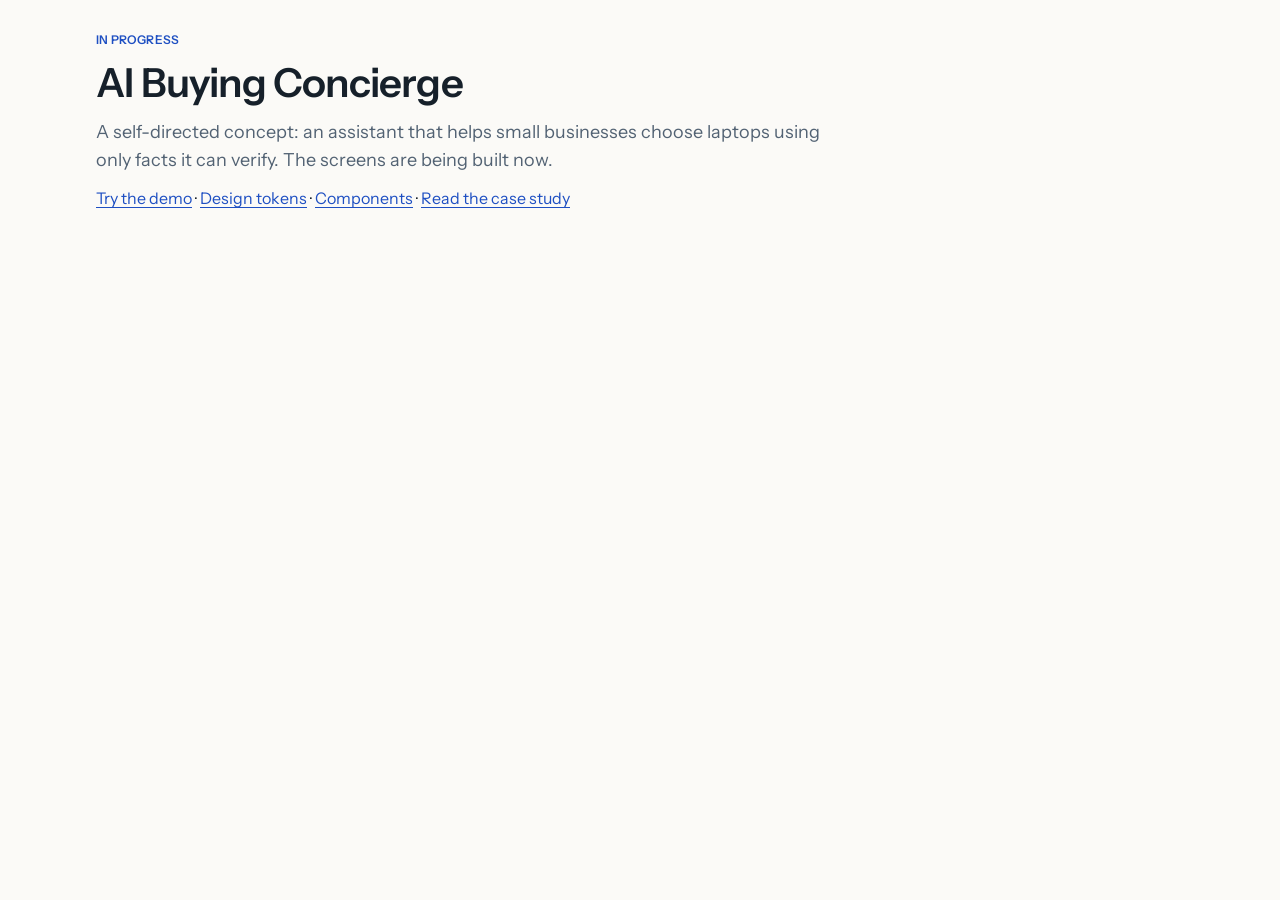
<file: index.html>
<!DOCTYPE html>
<html lang="en">
<head>
<meta charset="UTF-8">
<meta name="viewport" content="width=device-width, initial-scale=1">
<title>AI Buying Concierge</title>
<meta name="description" content="A concept AI shopping assistant that helps small businesses choose laptops using only facts it can verify. In progress.">
<script>try { var t = localStorage.getItem('theme'); document.documentElement.dataset.theme = t || (matchMedia('(prefers-color-scheme: dark)').matches ? 'dark' : 'light'); } catch (e) { document.documentElement.dataset.theme = 'light'; }</script>
<link rel="preconnect" href="https://fonts.googleapis.com">
<link rel="preconnect" href="https://fonts.gstatic.com" crossorigin>
<link rel="stylesheet" href="https://fonts.googleapis.com/css2?family=Geist+Mono:wght@400;500&family=Instrument+Sans:wght@400;500;600&display=swap">
<link rel="stylesheet" href="css/tokens.css">
<link rel="stylesheet" href="css/base.css">
<link rel="stylesheet" href="css/foundations.css">
</head>
<body>
<main class="fd-main">
  <div class="fd-intro">
    <p class="t-label-xs text-accent">IN PROGRESS</p>
    <h1 class="t-display">AI Buying Concierge</h1>
    <p class="t-body-lg text-secondary">A self-directed concept: an assistant that helps small businesses choose laptops using only facts it can verify. The screens are being built now.</p>
    <p class="t-body-md"><a href="demo.html">Try the demo</a> · <a href="foundations.html">Design tokens</a> · <a href="components.html">Components</a> · <a href="https://briakgodfrey.github.io/portfolio/work/concierge.html">Read the case study</a></p>
  </div>
</main>
</body>
</html>
</file>
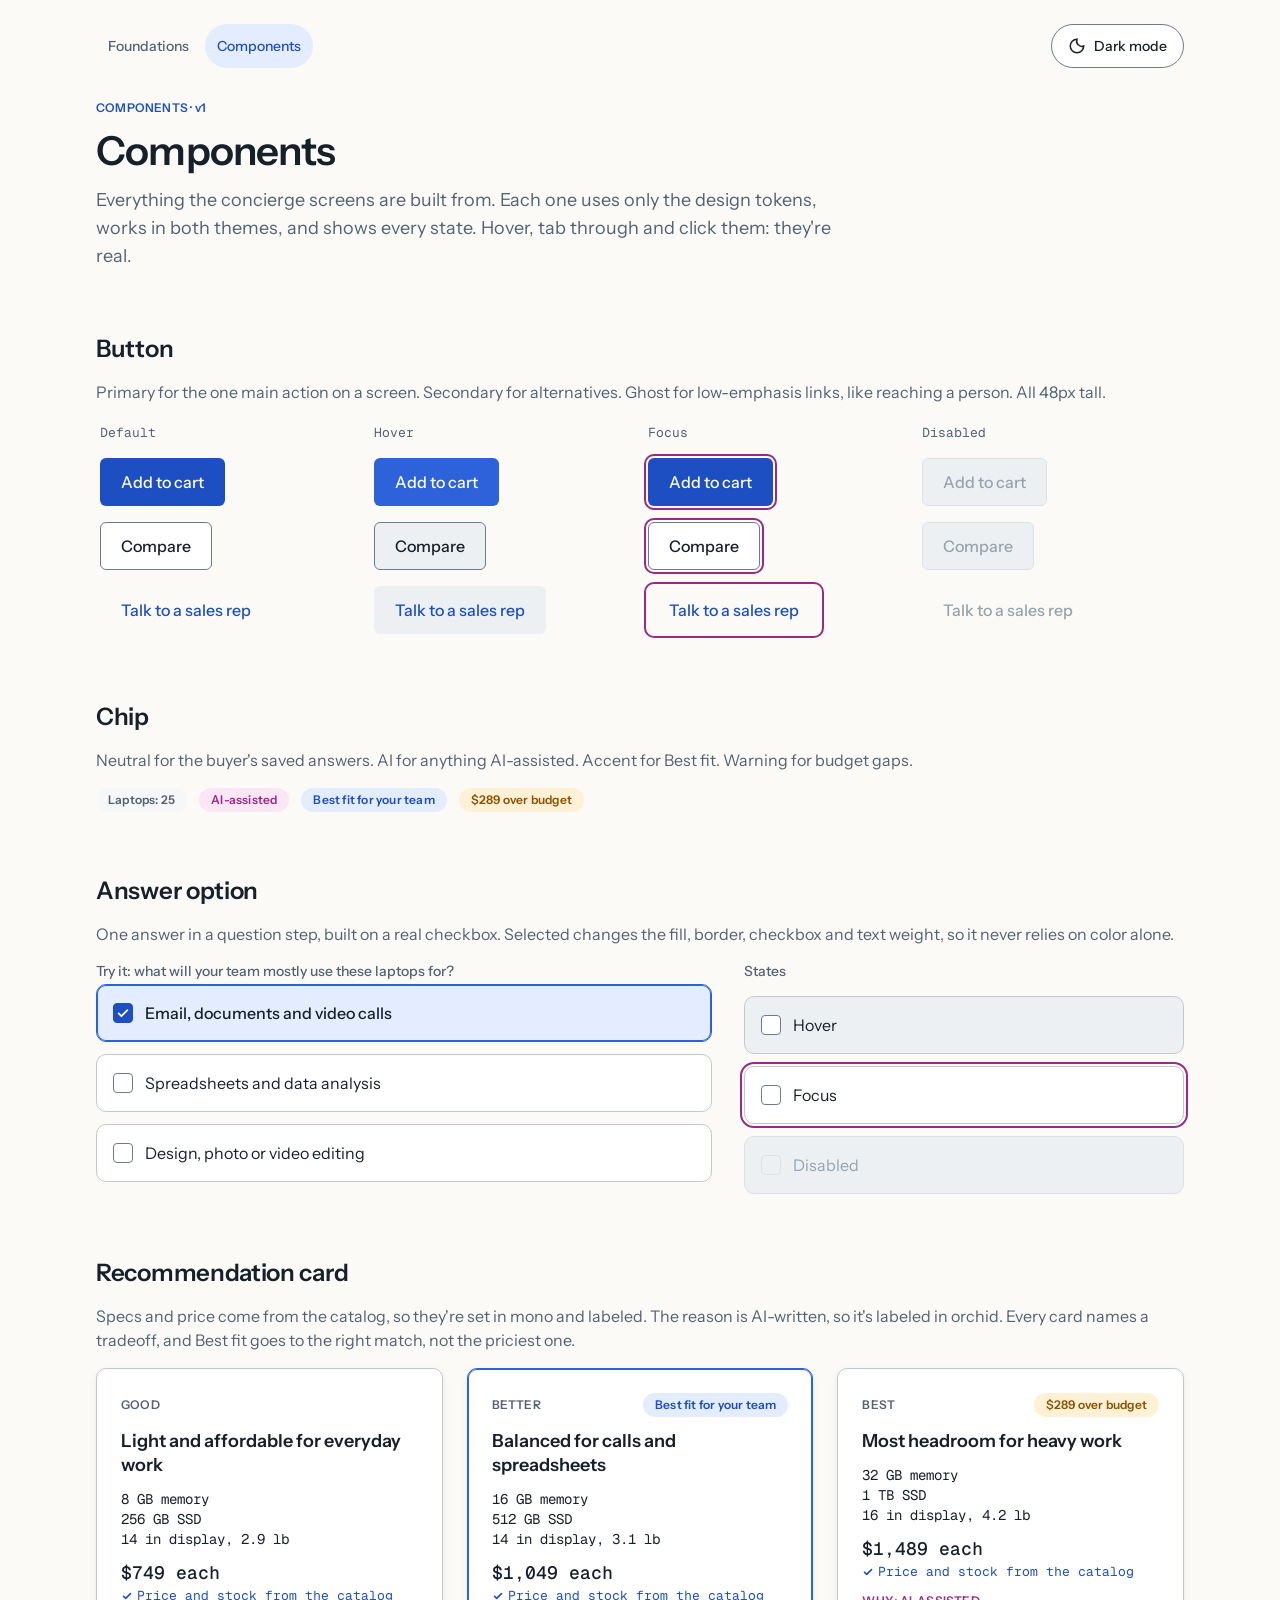
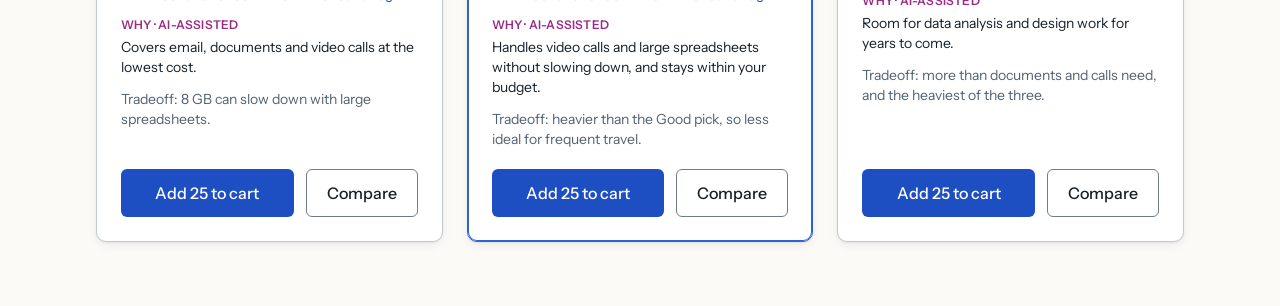
<file: components.html>
<!DOCTYPE html>
<html lang="en">
<head>
<meta charset="UTF-8">
<meta name="viewport" content="width=device-width, initial-scale=1">
<title>Components: AI Buying Concierge</title>
<meta name="description" content="Buttons, chips, answer options and recommendation cards for the AI Buying Concierge concept, with every state.">
<script>try { var t = localStorage.getItem('theme'); document.documentElement.dataset.theme = t || (matchMedia('(prefers-color-scheme: dark)').matches ? 'dark' : 'light'); } catch (e) { document.documentElement.dataset.theme = 'light'; }</script>
<link rel="preconnect" href="https://fonts.googleapis.com">
<link rel="preconnect" href="https://fonts.gstatic.com" crossorigin>
<link rel="stylesheet" href="https://fonts.googleapis.com/css2?family=Geist+Mono:wght@400;500&family=Instrument+Sans:wght@400;500;600&display=swap">
<link rel="stylesheet" href="css/tokens.css">
<link rel="stylesheet" href="css/base.css">
<link rel="stylesheet" href="css/components.css">
<link rel="stylesheet" href="css/foundations.css">
</head>
<body>
<a class="skip-link" href="#main">Skip to content</a>
<header class="fd-header">
  <nav class="fd-nav t-label-sm" aria-label="Design system">
    <a href="foundations.html">Foundations</a>
    <a href="components.html" aria-current="page">Components</a>
  </nav>
  <button class="theme-toggle" type="button" aria-pressed="false">
    <svg class="icon-moon" viewBox="0 0 24 24" fill="none" stroke="currentColor" stroke-width="2" aria-hidden="true"><path d="M12 3a9 9 0 1 0 9 9 7 7 0 0 1-9-9z"/></svg>
    <svg class="icon-sun" viewBox="0 0 24 24" fill="none" stroke="currentColor" stroke-width="2" aria-hidden="true"><circle cx="12" cy="12" r="4"/><path d="M12 2v2M12 20v2M4.9 4.9l1.4 1.4M17.7 17.7l1.4 1.4M2 12h2M20 12h2M4.9 19.1l1.4-1.4M17.7 6.3l1.4-1.4"/></svg>
    <span>Dark mode</span>
  </button>
</header>

<main id="main" class="fd-main">
  <section class="fd-intro" aria-labelledby="cp-title">
    <p class="t-label-xs text-accent">COMPONENTS · v1</p>
    <h1 id="cp-title" class="t-display">Components</h1>
    <p class="t-body-lg text-secondary">Everything the concierge screens are built from. Each one uses only the design tokens, works in both themes, and shows every state. Hover, tab through and click them: they're real.</p>
  </section>

  <!-- Buttons -->
  <section class="fd-section" aria-labelledby="btn-title">
    <h2 id="btn-title" class="t-h2">Button</h2>
    <p class="t-body-md text-secondary">Primary for the one main action on a screen. Secondary for alternatives. Ghost for low-emphasis links, like reaching a person. All 48px tall.</p>
    <div class="fd-states" role="list">
      <div role="listitem" class="fd-state-head"><span class="t-data-sm text-secondary">Default</span><span class="t-data-sm text-secondary">Hover</span><span class="t-data-sm text-secondary">Focus</span><span class="t-data-sm text-secondary">Disabled</span></div>
      <div role="listitem" class="fd-state-row">
        <button class="btn btn-primary" type="button">Add to cart</button>
        <button class="btn btn-primary is-hover" type="button" tabindex="-1" aria-hidden="true">Add to cart</button>
        <button class="btn btn-primary is-focus" type="button" tabindex="-1" aria-hidden="true">Add to cart</button>
        <button class="btn btn-primary" type="button" disabled>Add to cart</button>
      </div>
      <div role="listitem" class="fd-state-row">
        <button class="btn btn-secondary" type="button">Compare</button>
        <button class="btn btn-secondary is-hover" type="button" tabindex="-1" aria-hidden="true">Compare</button>
        <button class="btn btn-secondary is-focus" type="button" tabindex="-1" aria-hidden="true">Compare</button>
        <button class="btn btn-secondary" type="button" disabled>Compare</button>
      </div>
      <div role="listitem" class="fd-state-row">
        <button class="btn btn-ghost" type="button">Talk to a sales rep</button>
        <button class="btn btn-ghost is-hover" type="button" tabindex="-1" aria-hidden="true">Talk to a sales rep</button>
        <button class="btn btn-ghost is-focus" type="button" tabindex="-1" aria-hidden="true">Talk to a sales rep</button>
        <button class="btn btn-ghost" type="button" disabled>Talk to a sales rep</button>
      </div>
    </div>
  </section>

  <!-- Chips -->
  <section class="fd-section" aria-labelledby="chip-title">
    <h2 id="chip-title" class="t-h2">Chip</h2>
    <p class="t-body-md text-secondary">Neutral for the buyer's saved answers. AI for anything AI-assisted. Accent for Best fit. Warning for budget gaps.</p>
    <div class="fd-row">
      <span class="chip chip-neutral">Laptops: 25</span>
      <span class="chip chip-ai">AI-assisted</span>
      <span class="chip chip-accent">Best fit for your team</span>
      <span class="chip chip-warning">$289 over budget</span>
    </div>
  </section>

  <!-- Answer options -->
  <section class="fd-section" aria-labelledby="opt-title">
    <h2 id="opt-title" class="t-h2">Answer option</h2>
    <p class="t-body-md text-secondary">One answer in a question step, built on a real checkbox. Selected changes the fill, border, checkbox and text weight, so it never relies on color alone.</p>
    <div class="fd-split">
      <fieldset class="option-group">
        <legend class="t-label-sm fd-legend">Try it: what will your team mostly use these laptops for?</legend>
        <label class="option"><input class="option-input" type="checkbox" name="use" value="office" checked><span class="option-box" aria-hidden="true"><svg viewBox="0 0 16 16" fill="none" stroke="currentColor" stroke-width="2" stroke-linecap="round" stroke-linejoin="round"><path d="M3 8.5l3.2 3.2L13 4.8"/></svg></span><span class="option-label">Email, documents and video calls</span></label>
        <label class="option"><input class="option-input" type="checkbox" name="use" value="data"><span class="option-box" aria-hidden="true"><svg viewBox="0 0 16 16" fill="none" stroke="currentColor" stroke-width="2" stroke-linecap="round" stroke-linejoin="round"><path d="M3 8.5l3.2 3.2L13 4.8"/></svg></span><span class="option-label">Spreadsheets and data analysis</span></label>
        <label class="option"><input class="option-input" type="checkbox" name="use" value="design"><span class="option-box" aria-hidden="true"><svg viewBox="0 0 16 16" fill="none" stroke="currentColor" stroke-width="2" stroke-linecap="round" stroke-linejoin="round"><path d="M3 8.5l3.2 3.2L13 4.8"/></svg></span><span class="option-label">Design, photo or video editing</span></label>
      </fieldset>
      <div class="option-group" aria-label="Option states">
        <p class="t-label-sm fd-legend">States</p>
        <span class="option is-hover" aria-hidden="true"><span class="option-box"></span><span class="option-label">Hover</span></span>
        <span class="option is-focus" aria-hidden="true"><span class="option-box"></span><span class="option-label">Focus</span></span>
        <label class="option" aria-hidden="true"><input class="option-input" type="checkbox" disabled tabindex="-1"><span class="option-box"></span><span class="option-label">Disabled</span></label>
      </div>
    </div>
  </section>

  <!-- Recommendation cards -->
  <section class="fd-section" aria-labelledby="rec-title">
    <h2 id="rec-title" class="t-h2">Recommendation card</h2>
    <p class="t-body-md text-secondary">Specs and price come from the catalog, so they're set in mono and labeled. The reason is AI-written, so it's labeled in orchid. Every card names a tradeoff, and Best fit goes to the right match, not the priciest one.</p>
    <div class="fd-cards">
      <article class="rec-card" aria-labelledby="rec-good">
        <div class="rec-top"><span class="rec-tier t-label-xs">GOOD</span></div>
        <h3 id="rec-good" class="t-h3">Light and affordable for everyday work</h3>
        <ul class="rec-specs t-data-md"><li>8 GB memory</li><li>256 GB SSD</li><li>14 in display, 2.9 lb</li></ul>
        <div class="rec-price"><p class="t-data-price">$749 each</p><p class="rec-source t-data-sm"><svg viewBox="0 0 12 12" fill="none" stroke="currentColor" stroke-width="1.6" stroke-linecap="round" stroke-linejoin="round" aria-hidden="true"><path d="M2.5 6.2l2.2 2.2L9.5 3.6"/></svg>Price and stock from the catalog</p></div>
        <div class="rec-why"><p class="rec-why-label t-label-xs">WHY · AI-ASSISTED</p><p class="t-body-sm">Covers email, documents and video calls at the lowest cost.</p></div>
        <p class="rec-tradeoff t-body-sm">Tradeoff: 8 GB can slow down with large spreadsheets.</p>
        <div class="rec-actions"><button class="btn btn-primary" type="button">Add 25 to cart</button><button class="btn btn-secondary" type="button">Compare</button></div>
      </article>
      <article class="rec-card is-best-fit" aria-labelledby="rec-better">
        <div class="rec-top"><span class="rec-tier t-label-xs">BETTER</span><span class="chip chip-accent">Best fit for your team</span></div>
        <h3 id="rec-better" class="t-h3">Balanced for calls and spreadsheets</h3>
        <ul class="rec-specs t-data-md"><li>16 GB memory</li><li>512 GB SSD</li><li>14 in display, 3.1 lb</li></ul>
        <div class="rec-price"><p class="t-data-price">$1,049 each</p><p class="rec-source t-data-sm"><svg viewBox="0 0 12 12" fill="none" stroke="currentColor" stroke-width="1.6" stroke-linecap="round" stroke-linejoin="round" aria-hidden="true"><path d="M2.5 6.2l2.2 2.2L9.5 3.6"/></svg>Price and stock from the catalog</p></div>
        <div class="rec-why"><p class="rec-why-label t-label-xs">WHY · AI-ASSISTED</p><p class="t-body-sm">Handles video calls and large spreadsheets without slowing down, and stays within your budget.</p></div>
        <p class="rec-tradeoff t-body-sm">Tradeoff: heavier than the Good pick, so less ideal for frequent travel.</p>
        <div class="rec-actions"><button class="btn btn-primary" type="button">Add 25 to cart</button><button class="btn btn-secondary" type="button">Compare</button></div>
      </article>
      <article class="rec-card" aria-labelledby="rec-best">
        <div class="rec-top"><span class="rec-tier t-label-xs">BEST</span><span class="chip chip-warning">$289 over budget</span></div>
        <h3 id="rec-best" class="t-h3">Most headroom for heavy work</h3>
        <ul class="rec-specs t-data-md"><li>32 GB memory</li><li>1 TB SSD</li><li>16 in display, 4.2 lb</li></ul>
        <div class="rec-price"><p class="t-data-price">$1,489 each</p><p class="rec-source t-data-sm"><svg viewBox="0 0 12 12" fill="none" stroke="currentColor" stroke-width="1.6" stroke-linecap="round" stroke-linejoin="round" aria-hidden="true"><path d="M2.5 6.2l2.2 2.2L9.5 3.6"/></svg>Price and stock from the catalog</p></div>
        <div class="rec-why"><p class="rec-why-label t-label-xs">WHY · AI-ASSISTED</p><p class="t-body-sm">Room for data analysis and design work for years to come.</p></div>
        <p class="rec-tradeoff t-body-sm">Tradeoff: more than documents and calls need, and the heaviest of the three.</p>
        <div class="rec-actions"><button class="btn btn-primary" type="button">Add 25 to cart</button><button class="btn btn-secondary" type="button">Compare</button></div>
      </article>
    </div>
  </section>
</main>
<script src="js/theme.js" defer></script>
</body>
</html>
</file>
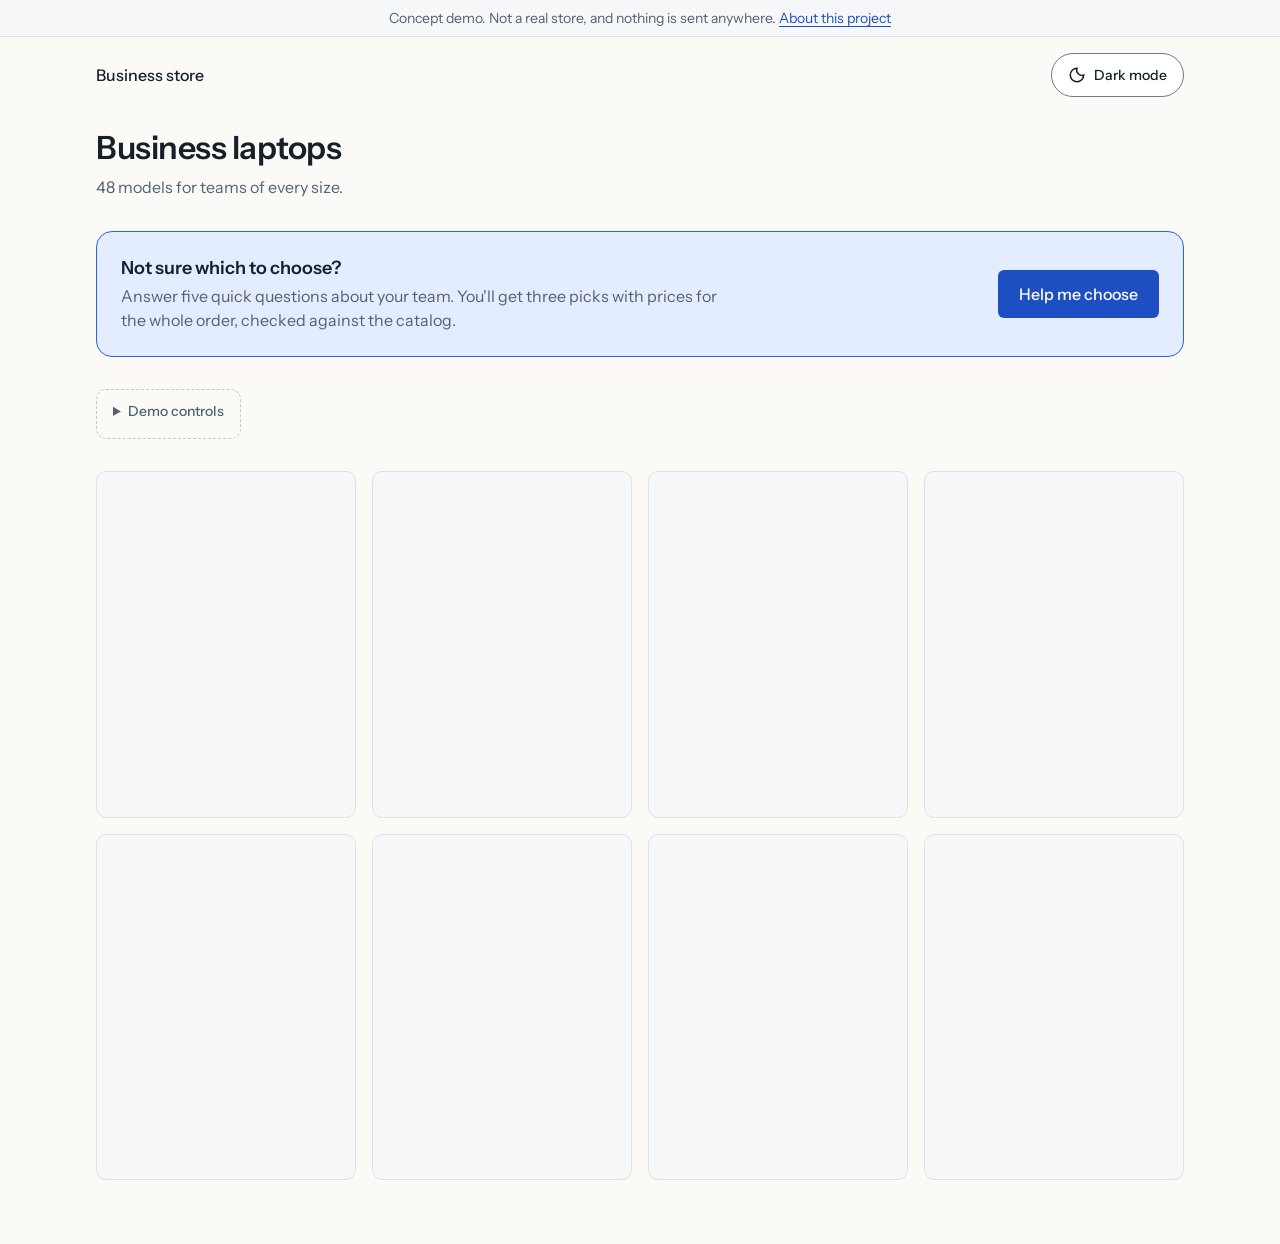
<file: demo.html>
<!DOCTYPE html>
<html lang="en">
<head>
<meta charset="UTF-8">
<meta name="viewport" content="width=device-width, initial-scale=1">
<title>Demo: AI Buying Concierge</title>
<meta name="description" content="Try the AI Buying Concierge concept: five plain questions to help a small business choose laptops.">
<script>try { var t = localStorage.getItem('theme'); document.documentElement.dataset.theme = t || (matchMedia('(prefers-color-scheme: dark)').matches ? 'dark' : 'light'); } catch (e) { document.documentElement.dataset.theme = 'light'; }</script>
<link rel="preconnect" href="https://fonts.googleapis.com">
<link rel="preconnect" href="https://fonts.gstatic.com" crossorigin>
<link rel="stylesheet" href="https://fonts.googleapis.com/css2?family=Geist+Mono:wght@400;500&family=Instrument+Sans:wght@400;500;600&display=swap">
<link rel="stylesheet" href="css/tokens.css">
<link rel="stylesheet" href="css/base.css">
<link rel="stylesheet" href="css/components.css">
<link rel="stylesheet" href="css/concierge.css">
</head>
<body>
<a class="skip-link" href="#main">Skip to content</a>

<p class="demo-banner t-body-sm">Concept demo. Not a real store, and nothing is sent anywhere. <a href="index.html">About this project</a></p>

<header class="store-header">
  <span class="store-name t-label-md">Business store</span>
  <button class="theme-toggle" type="button" aria-pressed="false">
    <svg class="icon-moon" viewBox="0 0 24 24" fill="none" stroke="currentColor" stroke-width="2" aria-hidden="true"><path d="M12 3a9 9 0 1 0 9 9 7 7 0 0 1-9-9z"/></svg>
    <svg class="icon-sun" viewBox="0 0 24 24" fill="none" stroke="currentColor" stroke-width="2" aria-hidden="true"><circle cx="12" cy="12" r="4"/><path d="M12 2v2M12 20v2M4.9 4.9l1.4 1.4M17.7 17.7l1.4 1.4M2 12h2M20 12h2M4.9 19.1l1.4-1.4M17.7 6.3l1.4-1.4"/></svg>
    <span>Dark mode</span>
  </button>
</header>

<main id="main" class="store-main">
  <h1 class="t-h1">Business laptops</h1>
  <p class="t-body-md text-secondary">48 models for teams of every size.</p>

  <section class="store-helper" aria-labelledby="helper-title">
    <div>
      <h2 id="helper-title" class="t-h3">Not sure which to choose?</h2>
      <p class="t-body-md text-secondary">Answer five quick questions about your team. You'll get three picks with prices for the whole order, checked against the catalog.</p>
    </div>
    <button class="btn btn-primary" type="button" id="open-concierge" aria-haspopup="dialog">Help me choose</button>
  </section>

  <details class="demo-controls">
    <summary class="t-label-sm">Demo controls</summary>
    <label class="demo-control t-body-sm">
      <input type="checkbox" id="simulate-outage">
      Simulate a catalog outage. The first search fails, and "Try again" works.
    </label>
  </details>

  <div class="store-grid" aria-hidden="true">
    <div class="store-card"></div><div class="store-card"></div><div class="store-card"></div><div class="store-card"></div>
    <div class="store-card"></div><div class="store-card"></div><div class="store-card"></div><div class="store-card"></div>
  </div>
</main>

<dialog class="cg-dialog" id="concierge" aria-labelledby="cg-title">
  <div class="cg-panel">
    <header class="cg-head">
      <div class="cg-title-row">
        <h2 id="cg-title" class="t-h3">Help me choose</h2>
        <span class="chip chip-ai">AI-assisted</span>
      </div>
      <button class="btn btn-ghost cg-close" type="button" data-action="close">Close</button>
    </header>

    <div class="cg-progress" data-region="progress">
      <p id="cg-step-label" class="t-label-sm text-secondary">Question 1 of 5</p>
      <div class="cg-bar" role="progressbar" aria-labelledby="cg-step-label" aria-valuemin="1" aria-valuemax="5" aria-valuenow="1"><span></span></div>
    </div>

    <ul class="cg-answers" data-region="answers" aria-label="Your answers so far. Select one to change it." hidden></ul>

    <div class="cg-body">
      <!-- 1. Quantity -->
      <section class="cg-step" data-step="1" aria-labelledby="q1-title">
        <h3 id="q1-title" class="t-h2" tabindex="-1">How many laptops do you need?</h3>
        <p id="q1-help" class="t-body-sm text-secondary">We use this to price the whole order and check that every laptop can ship.</p>
        <div class="cg-qty">
          <button class="btn btn-secondary cg-qty-step" type="button" data-qty="-1" aria-label="One fewer laptop">&minus;</button>
          <input class="cg-qty-input" id="q1-input" type="number" inputmode="numeric" min="1" max="500" step="1" aria-labelledby="q1-title" aria-describedby="q1-help q1-error">
          <button class="btn btn-secondary cg-qty-step" type="button" data-qty="1" aria-label="One more laptop">+</button>
        </div>
        <div class="cg-quick" role="group" aria-label="Common team sizes">
          <button class="chip chip-neutral cg-quick-btn" type="button" data-set="5">5</button>
          <button class="chip chip-neutral cg-quick-btn" type="button" data-set="10">10</button>
          <button class="chip chip-neutral cg-quick-btn" type="button" data-set="25">25</button>
          <button class="chip chip-neutral cg-quick-btn" type="button" data-set="50">50</button>
        </div>
        <p class="cg-error t-body-sm" id="q1-error" aria-live="polite"></p>
      </section>

      <!-- 2. Use -->
      <section class="cg-step" data-step="2" aria-labelledby="q2-title" hidden>
        <h3 id="q2-title" class="t-h2" tabindex="-1">What will your team mostly use these laptops for?</h3>
        <p id="q2-help" class="t-body-sm text-secondary">Choose all that apply. We match performance to the work, so you don't pay for power nobody uses.</p>
        <fieldset class="option-group" aria-labelledby="q2-title" aria-describedby="q2-help q2-error">
          <label class="option"><input class="option-input" type="checkbox" name="use" value="Email, documents and video calls"><span class="option-box" aria-hidden="true"><svg viewBox="0 0 16 16" fill="none" stroke="currentColor" stroke-width="2" stroke-linecap="round" stroke-linejoin="round"><path d="M3 8.5l3.2 3.2L13 4.8"/></svg></span><span class="option-label">Email, documents and video calls</span></label>
          <label class="option"><input class="option-input" type="checkbox" name="use" value="Spreadsheets and data analysis"><span class="option-box" aria-hidden="true"><svg viewBox="0 0 16 16" fill="none" stroke="currentColor" stroke-width="2" stroke-linecap="round" stroke-linejoin="round"><path d="M3 8.5l3.2 3.2L13 4.8"/></svg></span><span class="option-label">Spreadsheets and data analysis</span></label>
          <label class="option"><input class="option-input" type="checkbox" name="use" value="Design, photo or video editing"><span class="option-box" aria-hidden="true"><svg viewBox="0 0 16 16" fill="none" stroke="currentColor" stroke-width="2" stroke-linecap="round" stroke-linejoin="round"><path d="M3 8.5l3.2 3.2L13 4.8"/></svg></span><span class="option-label">Design, photo or video editing</span></label>
          <label class="option"><input class="option-input" type="checkbox" name="use" value="Software development"><span class="option-box" aria-hidden="true"><svg viewBox="0 0 16 16" fill="none" stroke="currentColor" stroke-width="2" stroke-linecap="round" stroke-linejoin="round"><path d="M3 8.5l3.2 3.2L13 4.8"/></svg></span><span class="option-label">Software development</span></label>
          <label class="option"><input class="option-input" type="checkbox" name="use" value="Front desk or point of sale"><span class="option-box" aria-hidden="true"><svg viewBox="0 0 16 16" fill="none" stroke="currentColor" stroke-width="2" stroke-linecap="round" stroke-linejoin="round"><path d="M3 8.5l3.2 3.2L13 4.8"/></svg></span><span class="option-label">Front desk or point of sale</span></label>
        </fieldset>
        <p class="cg-error t-body-sm" id="q2-error" aria-live="polite"></p>
      </section>

      <!-- 3. Travel -->
      <section class="cg-step" data-step="3" aria-labelledby="q3-title" hidden>
        <h3 id="q3-title" class="t-h2" tabindex="-1">How much does your team travel?</h3>
        <p id="q3-help" class="t-body-sm text-secondary">This decides how much weight and battery life matter.</p>
        <fieldset class="option-group" aria-labelledby="q3-title" aria-describedby="q3-help q3-error">
          <label class="option"><input class="option-input" type="radio" name="travel" value="Mostly at desks"><span class="option-box option-box-radio" aria-hidden="true"></span><span class="option-label">Mostly at desks</span></label>
          <label class="option"><input class="option-input" type="radio" name="travel" value="Some travel or hybrid"><span class="option-box option-box-radio" aria-hidden="true"></span><span class="option-label">Some travel or hybrid</span></label>
          <label class="option"><input class="option-input" type="radio" name="travel" value="On the road every week"><span class="option-box option-box-radio" aria-hidden="true"></span><span class="option-label">On the road every week</span></label>
        </fieldset>
        <p class="cg-error t-body-sm" id="q3-error" aria-live="polite"></p>
      </section>

      <!-- 4. Budget -->
      <section class="cg-step" data-step="4" aria-labelledby="q4-title" hidden>
        <h3 id="q4-title" class="t-h2" tabindex="-1">What's your budget per laptop?</h3>
        <p id="q4-help" class="t-body-sm text-secondary">Before tax. We treat this as a limit, and we'll show the total for your whole team.</p>
        <fieldset class="option-group" aria-labelledby="q4-title" aria-describedby="q4-help q4-error">
          <label class="option"><input class="option-input" type="radio" name="budget" value="Under $800"><span class="option-box option-box-radio" aria-hidden="true"></span><span class="option-label">Under $800</span></label>
          <label class="option"><input class="option-input" type="radio" name="budget" value="$800 to $1,200"><span class="option-box option-box-radio" aria-hidden="true"></span><span class="option-label">$800 to $1,200</span></label>
          <label class="option"><input class="option-input" type="radio" name="budget" value="$1,200 to $1,800"><span class="option-box option-box-radio" aria-hidden="true"></span><span class="option-label">$1,200 to $1,800</span></label>
          <label class="option"><input class="option-input" type="radio" name="budget" value="Over $1,800"><span class="option-box option-box-radio" aria-hidden="true"></span><span class="option-label">Over $1,800</span></label>
          <label class="option"><input class="option-input" type="radio" name="budget" value="Not sure yet"><span class="option-box option-box-radio" aria-hidden="true"></span><span class="option-label">Not sure yet. Show me what fits the work.</span></label>
        </fieldset>
        <p class="cg-error t-body-sm" id="q4-error" aria-live="polite"></p>
      </section>

      <!-- 5. Must-haves (optional) -->
      <section class="cg-step" data-step="5" aria-labelledby="q5-title" hidden>
        <h3 id="q5-title" class="t-h2" tabindex="-1">Anything your team can't do without?</h3>
        <p id="q5-help" class="t-body-sm text-secondary">Optional. Skip this if none of these matter.</p>
        <fieldset class="option-group" aria-labelledby="q5-title" aria-describedby="q5-help">
          <label class="option"><input class="option-input" type="checkbox" name="extras" value="Windows 11 Pro for IT management"><span class="option-box" aria-hidden="true"><svg viewBox="0 0 16 16" fill="none" stroke="currentColor" stroke-width="2" stroke-linecap="round" stroke-linejoin="round"><path d="M3 8.5l3.2 3.2L13 4.8"/></svg></span><span class="option-label">Windows 11 Pro for IT management</span></label>
          <label class="option"><input class="option-input" type="checkbox" name="extras" value="Larger 15 to 16 inch screen"><span class="option-box" aria-hidden="true"><svg viewBox="0 0 16 16" fill="none" stroke="currentColor" stroke-width="2" stroke-linecap="round" stroke-linejoin="round"><path d="M3 8.5l3.2 3.2L13 4.8"/></svg></span><span class="option-label">Larger 15 to 16 inch screen</span></label>
          <label class="option"><input class="option-input" type="checkbox" name="extras" value="Touch screen"><span class="option-box" aria-hidden="true"><svg viewBox="0 0 16 16" fill="none" stroke="currentColor" stroke-width="2" stroke-linecap="round" stroke-linejoin="round"><path d="M3 8.5l3.2 3.2L13 4.8"/></svg></span><span class="option-label">Touch screen</span></label>
          <label class="option"><input class="option-input" type="checkbox" name="extras" value="All-day battery"><span class="option-box" aria-hidden="true"><svg viewBox="0 0 16 16" fill="none" stroke="currentColor" stroke-width="2" stroke-linecap="round" stroke-linejoin="round"><path d="M3 8.5l3.2 3.2L13 4.8"/></svg></span><span class="option-label">All-day battery</span></label>
        </fieldset>
      </section>

      <!-- Checking the catalog -->
      <section class="cg-step cg-status" data-step="loading" aria-labelledby="ql-title" hidden>
        <div class="cg-spinner" aria-hidden="true"></div>
        <h3 id="ql-title" class="t-h2" tabindex="-1">Checking the catalog</h3>
        <p class="t-body-md text-secondary">Matching your answers to live prices and stock for every laptop you need.</p>
      </section>

      <!-- Results -->
      <section class="cg-step cg-results" data-step="results" aria-labelledby="qres-title" hidden>
        <div class="cg-results-head">
          <h3 id="qres-title" class="t-h2" tabindex="-1">3 picks for your team</h3>
          <button class="btn btn-secondary" type="button" data-action="edit">Change answers</button>
        </div>
        <p class="t-body-sm text-secondary">Specs, prices and stock come straight from the catalog. Only the "why" lines are AI-assisted.</p>
        <div class="cg-picks" data-region="picks"></div>
        <p class="cg-cart-status t-body-sm" data-region="cart" aria-live="polite"></p>
        <div class="cg-feedback" role="group" aria-labelledby="fb-q">
          <p id="fb-q" class="t-label-md">Were these picks helpful?</p>
          <div class="cg-feedback-buttons">
            <button class="btn btn-secondary" type="button" data-feedback="yes" aria-pressed="false">Yes</button>
            <button class="btn btn-secondary" type="button" data-feedback="no" aria-pressed="false">No</button>
          </div>
          <p class="t-body-sm text-secondary" data-region="feedback" aria-live="polite"></p>
        </div>
        <div class="cg-results-foot">
          <button class="btn btn-ghost" type="button" data-action="rep">Talk to a sales rep</button>
          <p class="t-data-sm text-secondary">Demo note: the catalog is invented, and simple rules stand in for the AI model.</p>
        </div>
      </section>

      <!-- Nothing fits -->
      <section class="cg-step cg-results" data-step="nomatch" aria-labelledby="qn-title" hidden>
        <div class="cg-results-head">
          <h3 id="qn-title" class="t-h2" tabindex="-1">Nothing fits your budget</h3>
          <button class="btn btn-secondary" type="button" data-action="edit">Change answers</button>
        </div>
        <p class="t-body-md text-secondary cg-nomatch-why" data-region="nomatch-why"></p>
        <div class="cg-nomatch">
          <div class="cg-nomatch-card" data-region="nomatch-card"></div>
          <div class="cg-fixes">
            <h4 class="t-h3">Ways to close the gap</h4>
            <ul class="cg-fix-list" data-region="fixes"></ul>
          </div>
        </div>
        <p class="cg-cart-status t-body-sm" data-region="nomatch-cart" aria-live="polite"></p>
      </section>

      <!-- Catalog unavailable -->
      <section class="cg-step cg-status" data-step="unavailable" aria-labelledby="qu-title" hidden>
        <h3 id="qu-title" class="t-h2" tabindex="-1">We can't confirm prices and stock right now</h3>
        <p class="t-body-md text-secondary">Our product catalog isn't responding, so we won't show recommendations we can't verify. Your answers are saved.</p>
        <div class="cg-status-actions">
          <button class="btn btn-primary" type="button" data-action="retry">Try again</button>
          <button class="btn btn-secondary" type="button" data-action="rep">Talk to a sales rep</button>
        </div>
        <p class="t-body-sm text-secondary">A rep will see your answers, so you won't have to repeat them.</p>
      </section>

      <!-- Talk to a sales rep -->
      <section class="cg-step cg-rep" data-step="rep" aria-labelledby="qr-title" hidden>
        <h3 id="qr-title" class="t-h2" tabindex="-1">Talk to a sales rep</h3>
        <p class="t-body-md text-secondary">A business sales rep will get in touch. They'll see your answers and any picks you looked at, so you won't have to repeat yourself.</p>
        <p class="cg-hours t-body-sm" data-region="hours"></p>
        <div class="cg-rep-grid">
          <form class="cg-form" data-region="rep-form" novalidate>
            <div class="cg-field">
              <label class="t-label-sm" for="rep-name">Your name</label>
              <input class="cg-input" id="rep-name" name="name" type="text" autocomplete="name" required aria-describedby="rep-name-error">
              <p class="cg-error t-body-sm" id="rep-name-error" aria-live="polite"></p>
            </div>
            <div class="cg-field">
              <label class="t-label-sm" for="rep-email">Work email</label>
              <input class="cg-input" id="rep-email" name="email" type="email" autocomplete="email" required aria-describedby="rep-email-error">
              <p class="cg-error t-body-sm" id="rep-email-error" aria-live="polite"></p>
            </div>
            <div class="cg-field">
              <label class="t-label-sm" for="rep-company">Company <span class="text-secondary">(optional)</span></label>
              <input class="cg-input" id="rep-company" name="company" type="text" autocomplete="organization">
            </div>
            <fieldset class="cg-field cg-pref">
              <legend class="t-label-sm">How should we reach you?</legend>
              <label class="cg-pref-option t-body-md"><input type="radio" name="contact" value="email" checked> Email</label>
              <label class="cg-pref-option t-body-md"><input type="radio" name="contact" value="phone"> Phone call</label>
            </fieldset>
            <div class="cg-field">
              <label class="t-label-sm" for="rep-phone">Phone <span class="text-secondary" data-region="phone-hint">(optional)</span></label>
              <input class="cg-input" id="rep-phone" name="phone" type="tel" autocomplete="tel" aria-describedby="rep-phone-error">
              <p class="cg-error t-body-sm" id="rep-phone-error" aria-live="polite"></p>
            </div>
            <div class="cg-field">
              <label class="t-label-sm" for="rep-notes">Anything else? <span class="text-secondary">(optional)</span></label>
              <textarea class="cg-input cg-textarea" id="rep-notes" name="notes" rows="3" maxlength="500" placeholder="For example: we need them by the 20th, or half the team uses two monitors."></textarea>
            </div>
            <p class="t-body-sm text-secondary">Demo: nothing is sent or stored. A real store would use this only to contact you about this order.</p>
            <div class="cg-status-actions">
              <button class="btn btn-primary" type="submit">Send to a sales rep</button>
              <button class="btn btn-secondary" type="button" data-action="resume">Back</button>
            </div>
          </form>
          <aside class="cg-rep-summary" aria-labelledby="rep-sum-title">
            <h4 id="rep-sum-title" class="t-h3">Goes with your request</h4>
            <dl class="cg-summary" data-region="rep-summary"></dl>
          </aside>
        </div>
      </section>

      <!-- Request sent -->
      <section class="cg-step cg-status" data-step="sent" aria-labelledby="qs-title" hidden>
        <h3 id="qs-title" class="t-h2" tabindex="-1">Request sent</h3>
        <p class="t-body-md" data-region="sent-text"></p>
        <p class="t-data-md text-secondary" data-region="sent-ref"></p>
        <p class="t-body-sm text-secondary">This is a demo, so nothing was actually sent, and the form has been cleared.</p>
        <div class="cg-status-actions">
          <button class="btn btn-primary" type="button" data-action="after-sent">Back to your picks</button>
        </div>
      </section>
    </div>

    <footer class="cg-foot" data-region="foot">
      <button class="btn btn-ghost" type="button" data-action="rep">Not sure? Talk to a sales rep</button>
      <div class="cg-nav">
        <button class="btn btn-secondary" type="button" data-action="back">Back</button>
        <button class="btn btn-primary" type="button" data-action="next">Next</button>
      </div>
    </footer>
  </div>
</dialog>

<script src="js/theme.js" defer></script>
<script src="js/catalog.js" defer></script>
<script src="js/recommend.js" defer></script>
<script src="js/concierge.js" defer></script>
</body>
</html>
</file>
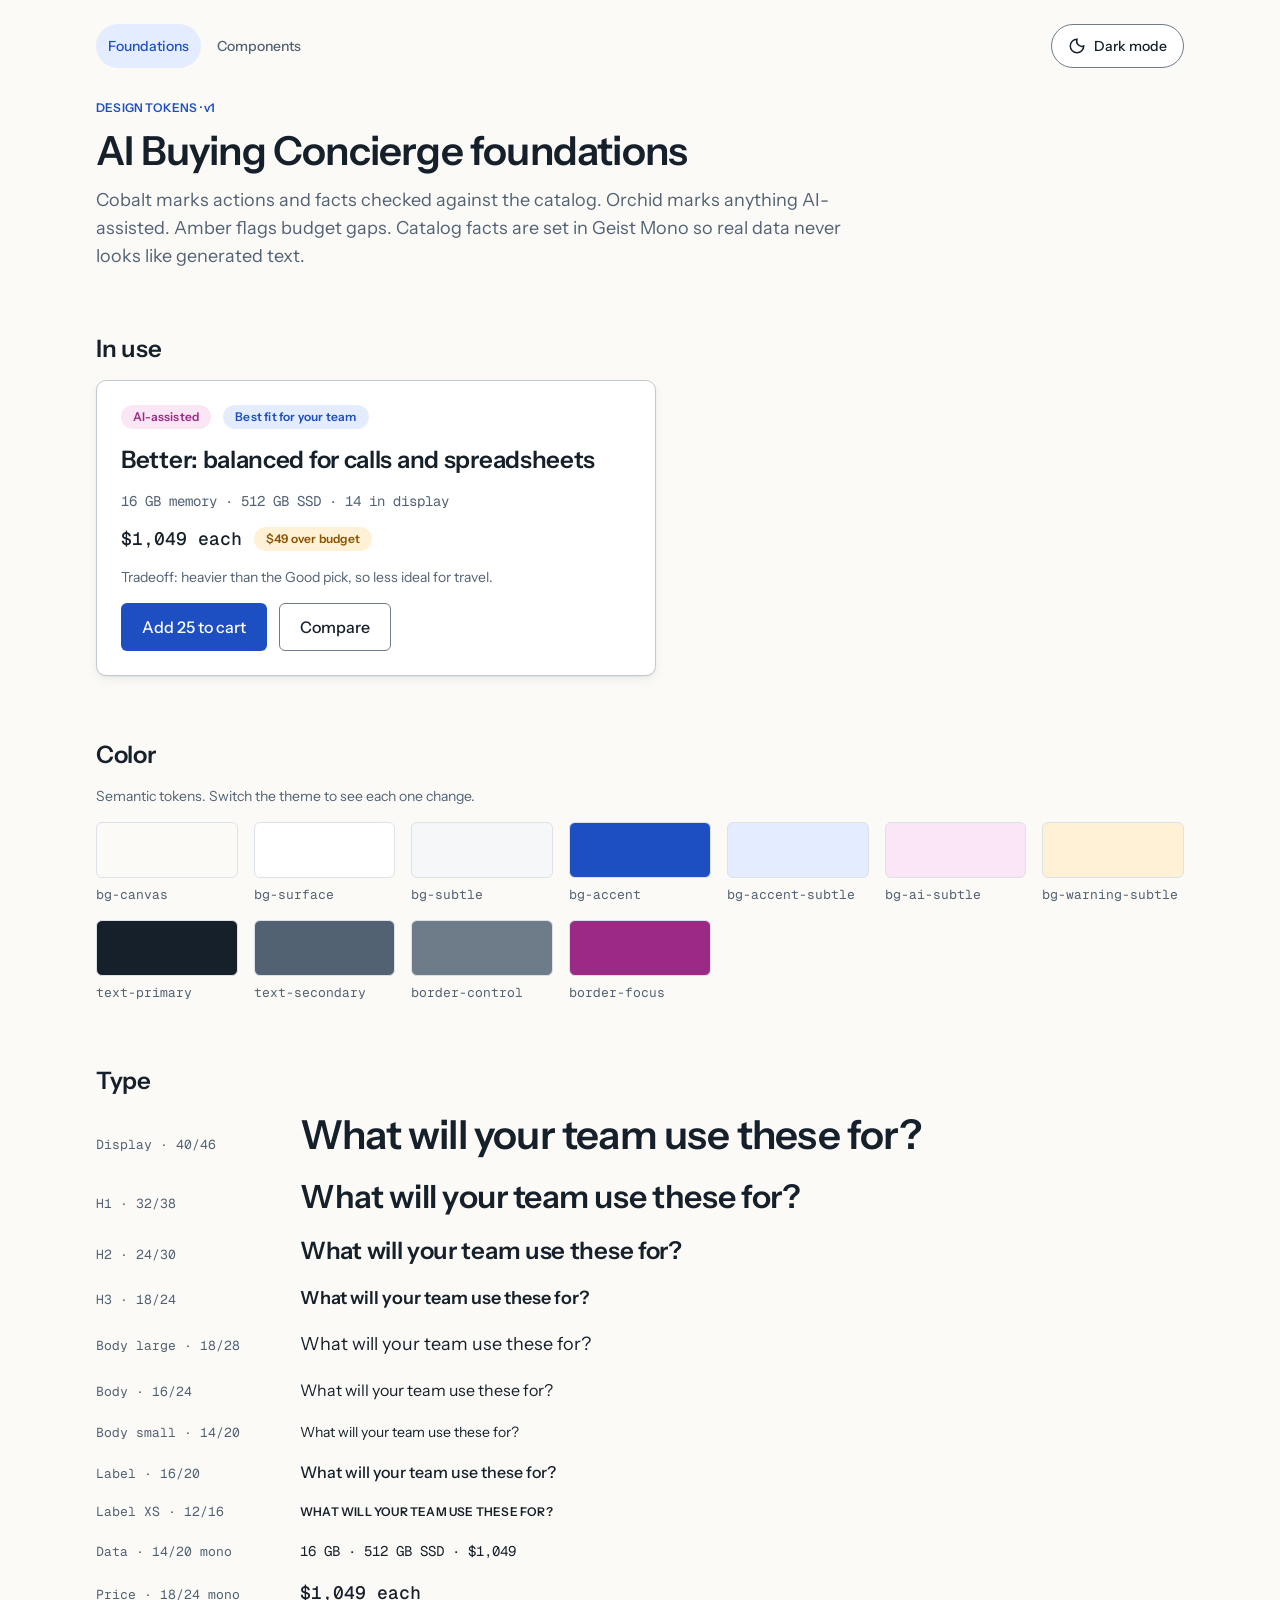
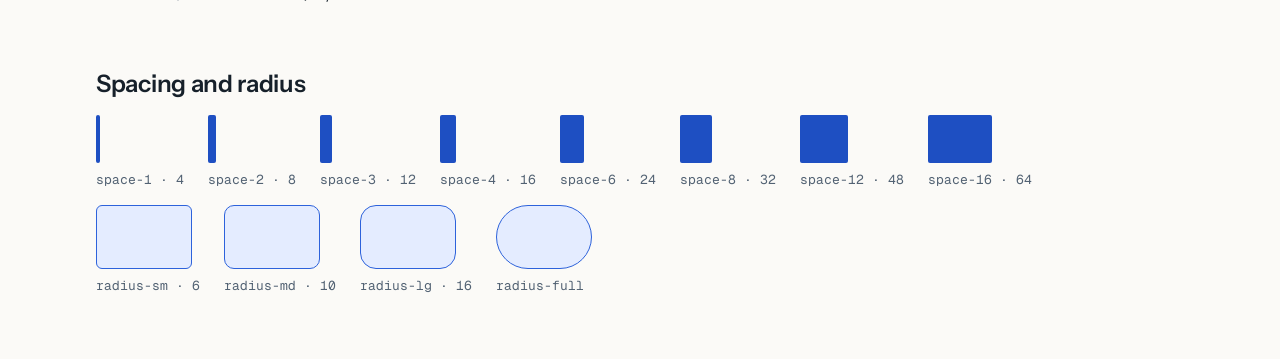
<file: foundations.html>
<!DOCTYPE html>
<html lang="en">
<head>
<meta charset="UTF-8">
<meta name="viewport" content="width=device-width, initial-scale=1">
<title>Foundations: AI Buying Concierge</title>
<meta name="description" content="Design tokens for the AI Buying Concierge concept: color, type, spacing and radius, in light and dark.">
<script>try { var t = localStorage.getItem('theme'); document.documentElement.dataset.theme = t || (matchMedia('(prefers-color-scheme: dark)').matches ? 'dark' : 'light'); } catch (e) { document.documentElement.dataset.theme = 'light'; }</script>
<link rel="preconnect" href="https://fonts.googleapis.com">
<link rel="preconnect" href="https://fonts.gstatic.com" crossorigin>
<link rel="stylesheet" href="https://fonts.googleapis.com/css2?family=Geist+Mono:wght@400;500&family=Instrument+Sans:wght@400;500;600&display=swap">
<link rel="stylesheet" href="css/tokens.css">
<link rel="stylesheet" href="css/base.css">
<link rel="stylesheet" href="css/foundations.css">
</head>
<body>
<a class="skip-link" href="#main">Skip to content</a>
<header class="fd-header">
  <nav class="fd-nav t-label-sm" aria-label="Design system">
    <a href="foundations.html" aria-current="page">Foundations</a>
    <a href="components.html">Components</a>
  </nav>
  <button class="theme-toggle" type="button" aria-pressed="false">
    <svg class="icon-moon" viewBox="0 0 24 24" fill="none" stroke="currentColor" stroke-width="2" aria-hidden="true"><path d="M12 3a9 9 0 1 0 9 9 7 7 0 0 1-9-9z"/></svg>
    <svg class="icon-sun" viewBox="0 0 24 24" fill="none" stroke="currentColor" stroke-width="2" aria-hidden="true"><circle cx="12" cy="12" r="4"/><path d="M12 2v2M12 20v2M4.9 4.9l1.4 1.4M17.7 17.7l1.4 1.4M2 12h2M20 12h2M4.9 19.1l1.4-1.4M17.7 6.3l1.4-1.4"/></svg>
    <span>Dark mode</span>
  </button>
</header>

<main id="main" class="fd-main">
  <section class="fd-intro" aria-labelledby="fd-title">
    <p class="t-label-xs text-accent">DESIGN TOKENS · v1</p>
    <h1 id="fd-title" class="t-display">AI Buying Concierge foundations</h1>
    <p class="t-body-lg text-secondary">Cobalt marks actions and facts checked against the catalog. Orchid marks anything AI-assisted. Amber flags budget gaps. Catalog facts are set in Geist Mono so real data never looks like generated text.</p>
  </section>

  <section class="fd-section" aria-labelledby="sample-title">
    <h2 id="sample-title" class="t-h2">In use</h2>
    <article class="fd-card" aria-label="Sample recommendation">
      <div class="fd-chips">
        <span class="fd-chip fd-chip-ai t-label-xs">AI-assisted</span>
        <span class="fd-chip fd-chip-accent t-label-xs">Best fit for your team</span>
      </div>
      <h3 class="t-h2">Better: balanced for calls and spreadsheets</h3>
      <p class="t-data-md text-secondary">16 GB memory · 512 GB SSD · 14 in display</p>
      <div class="fd-price">
        <span class="t-data-price">$1,049 each</span>
        <span class="fd-chip fd-chip-warning t-label-xs">$49 over budget</span>
      </div>
      <p class="t-body-sm text-secondary">Tradeoff: heavier than the Good pick, so less ideal for travel.</p>
      <div class="fd-actions">
        <button class="fd-btn fd-btn-primary t-label-md" type="button">Add 25 to cart</button>
        <button class="fd-btn fd-btn-secondary t-label-md" type="button">Compare</button>
      </div>
    </article>
  </section>

  <section class="fd-section" aria-labelledby="color-title">
    <h2 id="color-title" class="t-h2">Color</h2>
    <p class="t-body-sm text-secondary">Semantic tokens. Switch the theme to see each one change.</p>
    <ul class="fd-swatches">
      <li><span class="fd-sw" style="--sw: var(--color-bg-canvas)"></span><code class="t-data-sm">bg-canvas</code></li>
      <li><span class="fd-sw" style="--sw: var(--color-bg-surface)"></span><code class="t-data-sm">bg-surface</code></li>
      <li><span class="fd-sw" style="--sw: var(--color-bg-subtle)"></span><code class="t-data-sm">bg-subtle</code></li>
      <li><span class="fd-sw" style="--sw: var(--color-bg-accent)"></span><code class="t-data-sm">bg-accent</code></li>
      <li><span class="fd-sw" style="--sw: var(--color-bg-accent-subtle)"></span><code class="t-data-sm">bg-accent-subtle</code></li>
      <li><span class="fd-sw" style="--sw: var(--color-bg-ai-subtle)"></span><code class="t-data-sm">bg-ai-subtle</code></li>
      <li><span class="fd-sw" style="--sw: var(--color-bg-warning-subtle)"></span><code class="t-data-sm">bg-warning-subtle</code></li>
      <li><span class="fd-sw" style="--sw: var(--color-text-primary)"></span><code class="t-data-sm">text-primary</code></li>
      <li><span class="fd-sw" style="--sw: var(--color-text-secondary)"></span><code class="t-data-sm">text-secondary</code></li>
      <li><span class="fd-sw" style="--sw: var(--color-border-control)"></span><code class="t-data-sm">border-control</code></li>
      <li><span class="fd-sw" style="--sw: var(--color-border-focus)"></span><code class="t-data-sm">border-focus</code></li>
    </ul>
  </section>

  <section class="fd-section" aria-labelledby="type-title">
    <h2 id="type-title" class="t-h2">Type</h2>
    <dl class="fd-type">
      <div><dt class="t-data-sm text-secondary">Display · 40/46</dt><dd class="t-display">What will your team use these for?</dd></div>
      <div><dt class="t-data-sm text-secondary">H1 · 32/38</dt><dd class="t-h1">What will your team use these for?</dd></div>
      <div><dt class="t-data-sm text-secondary">H2 · 24/30</dt><dd class="t-h2">What will your team use these for?</dd></div>
      <div><dt class="t-data-sm text-secondary">H3 · 18/24</dt><dd class="t-h3">What will your team use these for?</dd></div>
      <div><dt class="t-data-sm text-secondary">Body large · 18/28</dt><dd class="t-body-lg">What will your team use these for?</dd></div>
      <div><dt class="t-data-sm text-secondary">Body · 16/24</dt><dd class="t-body-md">What will your team use these for?</dd></div>
      <div><dt class="t-data-sm text-secondary">Body small · 14/20</dt><dd class="t-body-sm">What will your team use these for?</dd></div>
      <div><dt class="t-data-sm text-secondary">Label · 16/20</dt><dd class="t-label-md">What will your team use these for?</dd></div>
      <div><dt class="t-data-sm text-secondary">Label XS · 12/16</dt><dd class="t-label-xs">WHAT WILL YOUR TEAM USE THESE FOR?</dd></div>
      <div><dt class="t-data-sm text-secondary">Data · 14/20 mono</dt><dd class="t-data-md">16 GB · 512 GB SSD · $1,049</dd></div>
      <div><dt class="t-data-sm text-secondary">Price · 18/24 mono</dt><dd class="t-data-price">$1,049 each</dd></div>
    </dl>
  </section>

  <section class="fd-section" aria-labelledby="space-title">
    <h2 id="space-title" class="t-h2">Spacing and radius</h2>
    <ul class="fd-space">
      <li><span style="--w: var(--space-1)"></span><code class="t-data-sm">space-1 · 4</code></li>
      <li><span style="--w: var(--space-2)"></span><code class="t-data-sm">space-2 · 8</code></li>
      <li><span style="--w: var(--space-3)"></span><code class="t-data-sm">space-3 · 12</code></li>
      <li><span style="--w: var(--space-4)"></span><code class="t-data-sm">space-4 · 16</code></li>
      <li><span style="--w: var(--space-6)"></span><code class="t-data-sm">space-6 · 24</code></li>
      <li><span style="--w: var(--space-8)"></span><code class="t-data-sm">space-8 · 32</code></li>
      <li><span style="--w: var(--space-12)"></span><code class="t-data-sm">space-12 · 48</code></li>
      <li><span style="--w: var(--space-16)"></span><code class="t-data-sm">space-16 · 64</code></li>
    </ul>
    <ul class="fd-radii">
      <li><span style="--r: var(--radius-sm)"></span><code class="t-data-sm">radius-sm · 6</code></li>
      <li><span style="--r: var(--radius-md)"></span><code class="t-data-sm">radius-md · 10</code></li>
      <li><span style="--r: var(--radius-lg)"></span><code class="t-data-sm">radius-lg · 16</code></li>
      <li><span style="--r: var(--radius-full)"></span><code class="t-data-sm">radius-full</code></li>
    </ul>
  </section>
</main>
<script src="js/theme.js" defer></script>
</body>
</html>
</file>
<file: css/tokens.css>
/* AI Buying Concierge: design tokens
   Mirrors the Figma variables one to one. Names match each variable's code syntax.
   Layer 1 is primitives (raw values). Layer 2 is semantic tokens, which the
   components use. Only layer 2 changes between light and dark. */

:root {
  /* Primitives: color */
  --paper: #FBFAF7;
  --white: #FFFFFF;

  --ink-50: #F5F7F8;
  --ink-75: #E6EAEE;
  --ink-100: #EDF0F2;
  --ink-200: #DDE2E6;
  --ink-300: #C1C9D0;
  --ink-350: #B3BDC7;
  --ink-400: #97A3AE;
  --ink-500: #6E7C8A;
  --ink-600: #526273;
  --ink-700: #384858;
  --ink-800: #22303D;
  --ink-850: #1E2935;
  --ink-900: #16202A;
  --ink-950: #0E151C;

  --cobalt-100: #E4ECFF;
  --cobalt-300: #9DB8FF;
  --cobalt-500: #3B74F0;
  --cobalt-600: #2D62DB;
  --cobalt-700: #1E4FC2;
  --cobalt-950: #13224A;

  --orchid-100: #FBE6F6;
  --orchid-300: #F0A6E2;
  --orchid-700: #9A2A86;
  --orchid-950: #3A1434;

  --amber-100: #FFF1D6;
  --amber-300: #F2C46B;
  --amber-700: #8A5300;
  --amber-950: #36280B;

  --red-100: #FDE8E6;
  --red-300: #F59A92;
  --red-700: #B42318;
  --red-950: #3B1513;

  /* Spacing (4px base) */
  --space-1: 4px;
  --space-2: 8px;
  --space-3: 12px;
  --space-4: 16px;
  --space-5: 20px;
  --space-6: 24px;
  --space-8: 32px;
  --space-10: 40px;
  --space-12: 48px;
  --space-16: 64px;

  /* Radius */
  --radius-sm: 6px;
  --radius-md: 10px;
  --radius-lg: 16px;
  --radius-full: 999px;

  /* Sizes */
  --size-touch-min: 44px;
  --size-control: 48px;
  --size-dialog-max: 720px;
  --border-width: 1px;
  --border-width-focus: 2px;

  /* Type */
  --font-sans: 'Instrument Sans', system-ui, sans-serif;
  --font-mono: 'Geist Mono', ui-monospace, monospace;
  --font-size-xs: 12px;
  --font-size-sm: 14px;
  --font-size-md: 16px;
  --font-size-lg: 18px;
  --font-size-xl: 24px;
  --font-size-2xl: 32px;
  --font-size-3xl: 40px;

  /* Shadows (Figma effect styles) */
  --shadow-card: 0 1px 2px rgba(14, 21, 28, 0.06), 0 4px 12px -2px rgba(14, 21, 28, 0.08);
  --shadow-dialog: 0 2px 6px rgba(14, 21, 28, 0.08), 0 24px 48px -12px rgba(14, 21, 28, 0.24);
}

/* Semantic tokens: light (default) */
:root,
[data-theme="light"] {
  --color-bg-canvas: var(--paper);
  --color-bg-surface: var(--white);
  --color-bg-raised: var(--white);
  --color-bg-subtle: var(--ink-50);
  --color-bg-inverse: var(--ink-900);
  --color-bg-accent: var(--cobalt-700);
  --color-bg-accent-hover: var(--cobalt-600);
  --color-bg-accent-subtle: var(--cobalt-100);
  --color-bg-ai-subtle: var(--orchid-100);
  --color-bg-warning-subtle: var(--amber-100);
  --color-bg-critical-subtle: var(--red-100);
  --color-bg-hover: var(--ink-100);
  --color-bg-disabled: var(--ink-100);
  --color-bg-scrim: rgba(14, 21, 28, 0.48);

  --color-text-primary: var(--ink-900);
  --color-text-secondary: var(--ink-600);
  --color-text-inverse: var(--white);
  --color-text-on-accent: var(--white);
  --color-text-accent: var(--cobalt-700);
  --color-text-ai: var(--orchid-700);
  --color-text-warning: var(--amber-700);
  --color-text-critical: var(--red-700);
  --color-text-disabled: var(--ink-400);

  --color-border-subtle: var(--ink-200);
  --color-border-default: var(--ink-300);
  --color-border-control: var(--ink-500);
  --color-border-accent: var(--cobalt-600);
  --color-border-focus: var(--orchid-700);
  --color-border-disabled: var(--ink-200);

  --color-icon-primary: var(--ink-900);
  --color-icon-secondary: var(--ink-600);
  --color-icon-accent: var(--cobalt-700);

  color-scheme: light;
}

/* Semantic tokens: dark
   Text is softened slightly from pure white to avoid glare, secondary text
   stays well above AA, and raised surfaces (cards) are lighter than the
   dialog behind them, the way shadows do the job in light mode. */
[data-theme="dark"] {
  --color-bg-canvas: var(--ink-950);
  --color-bg-surface: var(--ink-900);
  --color-bg-raised: var(--ink-850);
  --color-bg-subtle: var(--ink-800);
  --color-bg-inverse: var(--ink-50);
  --color-bg-accent: var(--cobalt-300);
  --color-bg-accent-hover: var(--cobalt-100);
  --color-bg-accent-subtle: var(--cobalt-950);
  --color-bg-ai-subtle: var(--orchid-950);
  --color-bg-warning-subtle: var(--amber-950);
  --color-bg-critical-subtle: var(--red-950);
  --color-bg-hover: var(--ink-800);
  --color-bg-disabled: var(--ink-800);
  --color-bg-scrim: rgba(0, 0, 0, 0.64);

  --color-text-primary: var(--ink-75);
  --color-text-secondary: var(--ink-350);
  --color-text-inverse: var(--ink-950);
  --color-text-on-accent: var(--ink-950);
  --color-text-accent: var(--cobalt-300);
  --color-text-ai: var(--orchid-300);
  --color-text-warning: var(--amber-300);
  --color-text-critical: var(--red-300);
  --color-text-disabled: var(--ink-600);

  --color-border-subtle: var(--ink-800);
  --color-border-default: var(--ink-700);
  --color-border-control: var(--ink-500);
  --color-border-accent: var(--cobalt-300);
  --color-border-focus: var(--orchid-300);
  --color-border-disabled: var(--ink-700);

  --color-icon-primary: var(--ink-75);
  --color-icon-secondary: var(--ink-350);
  --color-icon-accent: var(--cobalt-300);

  --shadow-card: 0 1px 2px rgba(0, 0, 0, 0.3), 0 4px 12px -2px rgba(0, 0, 0, 0.4);
  --shadow-dialog: 0 2px 6px rgba(0, 0, 0, 0.3), 0 24px 48px -12px rgba(0, 0, 0, 0.6);

  color-scheme: dark;
}
</file>
<file: css/base.css>
/* AI Buying Concierge: base styles
   Reset, type styles (one class per Figma text style), focus, and the theme switch. */

*, *::before, *::after { box-sizing: border-box; }

html { -webkit-text-size-adjust: 100%; }

body {
  margin: 0;
  background: var(--color-bg-canvas);
  color: var(--color-text-primary);
  font-family: var(--font-sans);
  font-size: var(--font-size-md);
  line-height: 1.5;
  -webkit-font-smoothing: antialiased;
}

img, svg { display: block; max-width: 100%; }

[hidden] { display: none !important; }

h1, h2, h3, h4, p { margin: 0; }

button { font: inherit; color: inherit; }

a { color: var(--color-text-accent); text-underline-offset: 3px; }

/* Focus: a 2px orchid ring outside the element */
:focus-visible {
  outline: var(--border-width-focus) solid var(--color-border-focus);
  outline-offset: 2px;
}

.skip-link {
  position: absolute; left: var(--space-3); top: -64px; z-index: 100;
  padding: var(--space-2) var(--space-4); border-radius: var(--radius-sm);
  background: var(--color-bg-inverse); color: var(--color-text-inverse);
}
.skip-link:focus { top: var(--space-3); }

.visually-hidden {
  position: absolute; width: 1px; height: 1px; padding: 0; margin: -1px;
  overflow: hidden; clip: rect(0 0 0 0); white-space: nowrap; border: 0;
}

/* Type styles */
.t-display { font-size: var(--font-size-3xl); line-height: 46px; font-weight: 600; letter-spacing: -0.8px; }
.t-h1 { font-size: var(--font-size-2xl); line-height: 38px; font-weight: 600; letter-spacing: -0.5px; }
.t-h2 { font-size: var(--font-size-xl); line-height: 30px; font-weight: 600; letter-spacing: -0.3px; }
.t-h3 { font-size: var(--font-size-lg); line-height: 24px; font-weight: 600; }
.t-body-lg { font-size: var(--font-size-lg); line-height: 28px; }
.t-body-md { font-size: var(--font-size-md); line-height: 24px; }
.t-body-sm { font-size: var(--font-size-sm); line-height: 20px; }
.t-label-md { font-size: var(--font-size-md); line-height: 20px; font-weight: 500; }
.t-label-sm { font-size: var(--font-size-sm); line-height: 18px; font-weight: 500; }
.t-label-xs { font-size: var(--font-size-xs); line-height: 16px; font-weight: 600; letter-spacing: 0.2px; }
.t-data-md { font-family: var(--font-mono); font-size: var(--font-size-sm); line-height: 20px; }
.t-data-sm { font-family: var(--font-mono); font-size: 13px; line-height: 18px; }
.t-data-price { font-family: var(--font-mono); font-size: var(--font-size-lg); line-height: 24px; font-weight: 500; }

@media (max-width: 640px) {
  .t-display { font-size: var(--font-size-2xl); line-height: 38px; }
}

.text-secondary { color: var(--color-text-secondary); }
.text-accent { color: var(--color-text-accent); }

/* Theme switch */
.theme-toggle {
  display: inline-flex; align-items: center; gap: var(--space-2);
  min-height: var(--size-touch-min); padding: 0 var(--space-4);
  border: var(--border-width) solid var(--color-border-control); border-radius: var(--radius-full);
  background: var(--color-bg-surface); color: var(--color-text-primary);
  font-size: var(--font-size-sm); font-weight: 500; cursor: pointer;
}
.theme-toggle:hover { background: var(--color-bg-hover); }
.theme-toggle svg { width: 18px; height: 18px; }
.theme-toggle .icon-sun { display: none; }
[data-theme="dark"] .theme-toggle .icon-sun { display: block; }
[data-theme="dark"] .theme-toggle .icon-moon { display: none; }

@media (prefers-reduced-motion: reduce) {
  *, *::before, *::after { transition: none !important; animation: none !important; }
}
</file>
<file: css/components.css>
/* AI Buying Concierge: components
   Buttons, chips, answer options and the recommendation card. Every value comes
   from tokens.css. The .is-hover and .is-focus classes only exist so the
   components page can show those states side by side; real use relies on
   :hover and :focus-visible. */

/* Button */

.btn {
  display: inline-flex; align-items: center; justify-content: center; gap: var(--space-2);
  min-height: var(--size-control); padding: 0 var(--space-5);
  border: var(--border-width) solid transparent; border-radius: var(--radius-sm);
  font-family: var(--font-sans); font-size: var(--font-size-md); line-height: 20px; font-weight: 500;
  text-decoration: none; cursor: pointer;
  transition: background-color 0.15s ease, border-color 0.15s ease;
}
.btn:focus-visible, .btn.is-focus { outline: var(--border-width-focus) solid var(--color-border-focus); outline-offset: 2px; }
.btn:disabled { cursor: not-allowed; }

.btn-primary { background: var(--color-bg-accent); color: var(--color-text-on-accent); }
.btn-primary:hover:not(:disabled), .btn-primary.is-hover { background: var(--color-bg-accent-hover); }

.btn-secondary { background: var(--color-bg-raised); color: var(--color-text-primary); border-color: var(--color-border-control); }
.btn-secondary:hover:not(:disabled), .btn-secondary.is-hover { background: var(--color-bg-hover); }

.btn-ghost { background: transparent; color: var(--color-text-accent); }
.btn-ghost:hover:not(:disabled), .btn-ghost.is-hover { background: var(--color-bg-hover); }

.btn:disabled { background: var(--color-bg-disabled); color: var(--color-text-disabled); border-color: var(--color-border-disabled); }
.btn-ghost:disabled { background: transparent; border-color: transparent; }

/* Chip: short labels. The words carry the meaning, never the color alone. */

.chip {
  display: inline-flex; align-items: center; gap: var(--space-1);
  padding: var(--space-1) var(--space-3); border-radius: var(--radius-full);
  font-size: var(--font-size-xs); line-height: 16px; font-weight: 600; letter-spacing: 0.2px;
  white-space: nowrap;
}
.chip-neutral { background: var(--color-bg-subtle); color: var(--color-text-secondary); }
.chip-ai { background: var(--color-bg-ai-subtle); color: var(--color-text-ai); }
.chip-accent { background: var(--color-bg-accent-subtle); color: var(--color-text-accent); }
.chip-warning { background: var(--color-bg-warning-subtle); color: var(--color-text-warning); }

/* Answer option: a real checkbox, styled. The whole row is the click target. */

.option {
  display: flex; align-items: center; gap: var(--space-3);
  min-height: 56px; padding: var(--space-4);
  background: var(--color-bg-raised); color: var(--color-text-primary);
  border: var(--border-width) solid var(--color-border-default); border-radius: var(--radius-md);
  cursor: pointer; transition: background-color 0.15s ease, border-color 0.15s ease;
}
.option:hover, .option.is-hover { background: var(--color-bg-hover); }

.option-input { position: absolute; opacity: 0; width: 1px; height: 1px; margin: 0; }

.option-box {
  flex: none; display: grid; place-items: center; width: 20px; height: 20px;
  border: 1.5px solid var(--color-border-control); border-radius: 4px;
  background: var(--color-bg-raised); color: var(--color-text-on-accent);
}
.option-box svg { width: 14px; height: 14px; opacity: 0; }

.option-label { font-size: var(--font-size-md); line-height: 24px; }

/* Radio variant: round box with a dot instead of a check */
.option-box-radio { border-radius: 50%; }
.option-box-radio::after { content: ""; width: 8px; height: 8px; border-radius: 50%; background: currentColor; opacity: 0; }
.option:has(.option-input:checked) .option-box-radio::after { opacity: 1; }

/* Selected: fill, 2px border, filled checkbox and heavier text, so it never depends on color alone */
.option:has(.option-input:checked) {
  background: var(--color-bg-accent-subtle); border-color: var(--color-border-accent);
  box-shadow: inset 0 0 0 1px var(--color-border-accent);
}
.option:has(.option-input:checked) .option-box { background: var(--color-bg-accent); border-color: var(--color-bg-accent); }
.option:has(.option-input:checked) .option-box svg { opacity: 1; }
.option:has(.option-input:checked) .option-label { font-weight: 500; }

.option:has(.option-input:focus-visible), .option.is-focus {
  outline: var(--border-width-focus) solid var(--color-border-focus); outline-offset: 2px;
}

.option:has(.option-input:disabled) {
  background: var(--color-bg-disabled); color: var(--color-text-disabled);
  border-color: var(--color-border-disabled); cursor: not-allowed;
}
.option:has(.option-input:disabled) .option-box { background: var(--color-bg-disabled); border-color: var(--color-border-disabled); }

.option-group { border: 0; margin: 0; padding: 0; display: grid; gap: var(--space-3); min-width: 0; }

/* Recommendation card */

.rec-card {
  display: flex; flex-direction: column; gap: var(--space-3);
  padding: var(--space-6); min-width: 0;
  background: var(--color-bg-raised); color: var(--color-text-primary);
  border: var(--border-width) solid var(--color-border-default); border-radius: var(--radius-md);
  box-shadow: var(--shadow-card);
}
.rec-card.is-best-fit { border-color: var(--color-border-accent); box-shadow: inset 0 0 0 1px var(--color-border-accent), var(--shadow-card); }

.rec-top { display: flex; align-items: center; justify-content: space-between; gap: var(--space-2); min-height: 24px; }
.rec-tier { color: var(--color-text-secondary); }

.rec-specs { list-style: none; margin: 0; padding: 0; color: var(--color-text-primary); }

.rec-price { display: grid; gap: 2px; }
.rec-source { display: inline-flex; align-items: center; gap: var(--space-1); color: var(--color-text-accent); }
.rec-source svg { width: 12px; height: 12px; flex: none; }

.rec-why { display: grid; gap: var(--space-1); }
.rec-why-label { color: var(--color-text-ai); }

.rec-tradeoff { color: var(--color-text-secondary); }

.rec-actions { display: flex; flex-wrap: wrap; gap: var(--space-3); margin-top: auto; padding-top: var(--space-2); }
.rec-actions .btn-primary { flex: 1 1 auto; }

/* Recommendation card: order details added for the results screen */
.rec-flags { display: flex; flex-wrap: wrap; justify-content: flex-end; gap: var(--space-1); }
.rec-promo { color: var(--color-text-accent); }
.rec-total { margin-top: var(--space-1); }
.rec-stock { display: flex; align-items: flex-start; gap: var(--space-2); color: var(--color-text-secondary); }
.rec-stock svg { width: 16px; height: 16px; flex: none; margin-top: 0; }
.rec-stock.is-partial { color: var(--color-text-warning); }

/* A pressed toggle button (Compare, feedback) */
.btn-secondary[aria-pressed="true"] { background: var(--color-bg-accent-subtle); color: var(--color-text-accent); border-color: var(--color-border-accent); }
</file>
<file: css/concierge.css>
/* AI Buying Concierge: demo store page and the concierge dialog */

/* Demo store page (a stand-in for a real product listing) */

.demo-banner {
  margin: 0; padding: var(--space-2) var(--space-4); text-align: center;
  background: var(--color-bg-subtle); color: var(--color-text-secondary);
  border-bottom: var(--border-width) solid var(--color-border-subtle);
}

.store-header {
  display: flex; align-items: center; justify-content: space-between; gap: var(--space-4);
  max-width: 1120px; margin: 0 auto; padding: var(--space-4);
}

.store-main { max-width: 1120px; margin: 0 auto; padding: var(--space-4) var(--space-4) var(--space-16); display: grid; gap: var(--space-2); }

.store-helper {
  display: flex; align-items: center; justify-content: space-between; gap: var(--space-6); flex-wrap: wrap;
  margin: var(--space-6) 0; padding: var(--space-6);
  background: var(--color-bg-accent-subtle); border: var(--border-width) solid var(--color-border-accent);
  border-radius: var(--radius-lg);
}
.store-helper > div { display: grid; gap: var(--space-1); max-width: 620px; }

.store-grid { display: grid; grid-template-columns: repeat(4, minmax(0, 1fr)); gap: var(--space-4); }
.store-card { aspect-ratio: 3 / 4; border-radius: var(--radius-md); background: var(--color-bg-subtle); border: var(--border-width) solid var(--color-border-subtle); }

/* Dialog */

body.cg-open { overflow: hidden; }

.cg-dialog {
  width: min(var(--size-dialog-max), calc(100vw - var(--space-8)));
  max-height: min(860px, calc(100vh - var(--space-8)));
  padding: 0; border: 0; border-radius: var(--radius-lg);
  background: var(--color-bg-surface); color: var(--color-text-primary);
  box-shadow: var(--shadow-dialog);
}
.cg-dialog::backdrop { background: var(--color-bg-scrim); }

.cg-panel { display: flex; flex-direction: column; max-height: inherit; }

.cg-head {
  display: flex; align-items: center; justify-content: space-between; gap: var(--space-3);
  padding: var(--space-4) var(--space-4) var(--space-2) var(--space-6);
}
.cg-title-row { display: flex; align-items: center; gap: var(--space-3); flex-wrap: wrap; }
.cg-close { padding: 0 var(--space-3); }

.cg-progress { display: grid; gap: var(--space-2); padding: 0 var(--space-6); }
.cg-bar { height: 6px; border-radius: var(--radius-full); background: var(--color-bg-subtle); overflow: hidden; }
.cg-bar span {
  display: block; height: 100%; width: var(--progress, 20%);
  background: var(--color-bg-accent); border-radius: inherit; transition: width 0.25s ease;
}

.cg-answers { list-style: none; margin: 0; padding: var(--space-4) var(--space-6) 0; display: flex; flex-wrap: wrap; gap: var(--space-2); }
.cg-answer { border: 0; cursor: pointer; min-height: 32px; font-family: var(--font-sans); }
.cg-answer:hover { background: var(--color-bg-hover); color: var(--color-text-primary); }
.cg-answer:focus-visible { outline: var(--border-width-focus) solid var(--color-border-focus); outline-offset: 2px; }

.cg-body { overflow-y: auto; padding: var(--space-6); }
.cg-step { display: grid; gap: var(--space-3); }
.cg-step h3:focus { outline: none; }
.cg-step .option-group { margin-top: var(--space-2); }

.cg-error { min-height: 20px; color: var(--color-text-critical); }
.cg-error:empty { min-height: 0; }

/* Quantity */
.cg-qty { display: flex; align-items: stretch; gap: var(--space-2); margin-top: var(--space-2); }
.cg-qty-step { width: var(--size-control); padding: 0; font-size: var(--font-size-xl); }
.cg-qty-input {
  width: 120px; min-height: var(--size-control); padding: 0 var(--space-4);
  border: var(--border-width) solid var(--color-border-control); border-radius: var(--radius-sm);
  background: var(--color-bg-raised); color: var(--color-text-primary);
  font-family: var(--font-mono); font-size: var(--font-size-lg); text-align: center;
  -moz-appearance: textfield; appearance: textfield;
}
.cg-qty-input::-webkit-outer-spin-button, .cg-qty-input::-webkit-inner-spin-button { -webkit-appearance: none; margin: 0; }
.cg-qty-input:focus-visible { outline: var(--border-width-focus) solid var(--color-border-focus); outline-offset: 2px; }
.cg-qty-input[aria-invalid="true"] { border-color: var(--color-text-critical); }

.cg-quick { display: flex; flex-wrap: wrap; gap: var(--space-2); }
.cg-quick-btn { border: var(--border-width) solid transparent; cursor: pointer; min-height: 36px; padding: 0 var(--space-4); font-family: var(--font-sans); }
.cg-quick-btn:hover { background: var(--color-bg-hover); color: var(--color-text-primary); }
.cg-quick-btn[aria-pressed="true"] { background: var(--color-bg-accent-subtle); color: var(--color-text-accent); border-color: var(--color-border-accent); }
.cg-quick-btn:focus-visible { outline: var(--border-width-focus) solid var(--color-border-focus); outline-offset: 2px; }

/* Status views: checking the catalog, saved, talk to a rep */
.cg-status { justify-items: start; padding: var(--space-4) 0; }
.cg-spinner {
  width: 32px; height: 32px; border-radius: 50%;
  border: 3px solid var(--color-bg-accent-subtle); border-top-color: var(--color-bg-accent);
  animation: cg-spin 0.9s linear infinite;
}
@keyframes cg-spin { to { transform: rotate(360deg); } }

/* Footer */
.cg-foot {
  display: flex; align-items: center; justify-content: space-between; gap: var(--space-3); flex-wrap: wrap;
  padding: var(--space-4) var(--space-6); border-top: var(--border-width) solid var(--color-border-subtle);
}
.cg-foot .btn-ghost { padding: 0 var(--space-2); }
.cg-nav { display: flex; gap: var(--space-3); margin-left: auto; }

/* Phones: the dialog fills the screen, and the footer stays in reach of a thumb */
@media (max-width: 640px) {
  .store-grid { grid-template-columns: repeat(2, minmax(0, 1fr)); }
  .cg-dialog { width: 100vw; max-width: 100vw; height: 100dvh; max-height: 100dvh; border-radius: 0; }
  .cg-panel { height: 100%; }
  .cg-body { flex: 1; padding: var(--space-5) var(--space-4); }
  .cg-head, .cg-progress, .cg-answers { padding-left: var(--space-4); padding-right: var(--space-4); }
  .cg-foot { padding: var(--space-3) var(--space-4); flex-direction: column-reverse; align-items: stretch; }
  .cg-nav { margin-left: 0; }
  .cg-nav .btn { flex: 1; }
}

/* Results: the dialog widens to fit three picks side by side */
.cg-dialog.is-wide { width: min(1120px, calc(100vw - var(--space-8))); }

.cg-results { gap: var(--space-4); }
.cg-results-head { display: flex; align-items: center; justify-content: space-between; gap: var(--space-3); flex-wrap: wrap; }
.cg-picks { display: grid; grid-template-columns: repeat(3, minmax(0, 1fr)); gap: var(--space-4); align-items: stretch; }
.cg-picks:has(> :only-child) { grid-template-columns: minmax(0, 360px); }
.cg-picks:has(> :nth-child(2):last-child) { grid-template-columns: repeat(2, minmax(0, 1fr)); }
.cg-picks .rec-card { padding: var(--space-5); }

.cg-cart-status { color: var(--color-text-accent); }
.cg-cart-status:empty { display: none; }

.cg-feedback {
  display: flex; align-items: center; gap: var(--space-3) var(--space-4); flex-wrap: wrap;
  padding: var(--space-4); border-radius: var(--radius-md); background: var(--color-bg-subtle);
}
.cg-feedback-buttons { display: flex; gap: var(--space-2); }
.cg-feedback [data-region="feedback"] { flex-basis: 100%; }
.cg-feedback [data-region="feedback"]:empty { display: none; }

.cg-results-foot { display: flex; align-items: center; justify-content: space-between; gap: var(--space-3); flex-wrap: wrap; }
.cg-results-foot .btn-ghost { padding: 0 var(--space-2); }

@media (max-width: 960px) {
  .cg-picks, .cg-picks:has(> :nth-child(2):last-child) { grid-template-columns: 1fr; }
}

/* No match: the closest option beside the ways to close the gap */
.cg-nomatch-why { max-width: 760px; }
.cg-nomatch { display: grid; grid-template-columns: minmax(0, 360px) minmax(0, 1fr); gap: var(--space-6); align-items: start; }
.cg-nomatch-card:empty { display: none; }
.cg-nomatch:has(.cg-nomatch-card:empty) { grid-template-columns: minmax(0, 1fr); }
.cg-fixes { display: grid; gap: var(--space-3); }
.cg-fix-list { list-style: none; margin: 0; padding: 0; display: grid; gap: var(--space-3); }
.cg-fix {
  display: grid; gap: var(--space-2); justify-items: start;
  padding: var(--space-4); border-radius: var(--radius-md);
  background: var(--color-bg-subtle); border: var(--border-width) solid var(--color-border-subtle);
}

/* Catalog unavailable */
.cg-status-actions { display: flex; flex-wrap: wrap; gap: var(--space-3); margin-top: var(--space-2); }

/* Demo controls on the store page */
.demo-controls { justify-self: start; padding: var(--space-3) var(--space-4); border: var(--border-width) dashed var(--color-border-default); border-radius: var(--radius-md); margin-bottom: var(--space-6); }
.demo-controls summary { cursor: pointer; color: var(--color-text-secondary); min-height: 24px; }
.demo-control { display: flex; gap: var(--space-2); align-items: flex-start; margin-top: var(--space-3); cursor: pointer; }
.demo-control input { width: 18px; height: 18px; margin: 2px 0 0; accent-color: var(--color-bg-accent); }

@media (max-width: 960px) {
  .cg-nomatch { grid-template-columns: 1fr; }
}

/* Sales rep handoff */
.cg-rep { gap: var(--space-3); }
.cg-hours {
  justify-self: start; padding: var(--space-2) var(--space-3); border-radius: var(--radius-sm);
  background: var(--color-bg-subtle); color: var(--color-text-primary);
}
.cg-rep-grid { display: grid; grid-template-columns: minmax(0, 1.2fr) minmax(0, 1fr); gap: var(--space-8); align-items: start; margin-top: var(--space-2); }
.cg-form { display: grid; gap: var(--space-4); }
.cg-field { display: grid; gap: var(--space-1); border: 0; margin: 0; padding: 0; min-width: 0; }
.cg-input {
  width: 100%; min-height: var(--size-control); padding: var(--space-3) var(--space-4);
  border: var(--border-width) solid var(--color-border-control); border-radius: var(--radius-sm);
  background: var(--color-bg-raised); color: var(--color-text-primary);
  font: inherit; font-size: var(--font-size-md);
}
.cg-input::placeholder { color: var(--color-text-secondary); }
.cg-input:focus-visible { outline: var(--border-width-focus) solid var(--color-border-focus); outline-offset: 2px; }
.cg-input[aria-invalid="true"] { border-color: var(--color-text-critical); }
.cg-textarea { resize: vertical; min-height: 96px; }
.cg-pref { grid-auto-flow: column; justify-content: start; gap: var(--space-2) var(--space-6); }
.cg-pref legend { margin-bottom: var(--space-2); padding: 0; }
.cg-pref-option { display: inline-flex; align-items: center; gap: var(--space-2); min-height: var(--size-touch-min); cursor: pointer; }
.cg-pref-option input { width: 18px; height: 18px; margin: 0; accent-color: var(--color-bg-accent); }

.cg-rep-summary {
  display: grid; gap: var(--space-3); padding: var(--space-5);
  border-radius: var(--radius-md); background: var(--color-bg-subtle); border: var(--border-width) solid var(--color-border-subtle);
}
.cg-summary { margin: 0; display: grid; gap: var(--space-1); }
.cg-summary dt { margin-top: var(--space-2); }
.cg-summary dt:first-child { margin-top: 0; }
.cg-summary dd { margin: 0; }

@media (max-width: 860px) {
  .cg-rep-grid { grid-template-columns: 1fr; }
  .cg-rep-summary { order: -1; }
}
</file>
<file: css/foundations.css>
/* Foundations page: a live specimen of the tokens. Only this page uses these styles. */

.fd-header {
  display: flex; align-items: center; justify-content: space-between; gap: var(--space-4);
  max-width: 1120px; margin: 0 auto; padding: var(--space-6) var(--space-4) 0;
}

.fd-main { max-width: 1120px; margin: 0 auto; padding: var(--space-8) var(--space-4) var(--space-16); }

.fd-intro { display: grid; gap: var(--space-3); max-width: 760px; }
.fd-section { margin-top: var(--space-16); display: grid; gap: var(--space-4); }

/* Sample card */
.fd-card {
  display: grid; gap: var(--space-4); max-width: 560px; padding: var(--space-6);
  background: var(--color-bg-surface); border: var(--border-width) solid var(--color-border-default);
  border-radius: var(--radius-md); box-shadow: var(--shadow-card);
}
.fd-chips, .fd-price, .fd-actions { display: flex; flex-wrap: wrap; align-items: center; gap: var(--space-2) var(--space-3); }
.fd-chip { display: inline-flex; padding: var(--space-1) var(--space-3); border-radius: var(--radius-full); }
.fd-chip-ai { background: var(--color-bg-ai-subtle); color: var(--color-text-ai); }
.fd-chip-accent { background: var(--color-bg-accent-subtle); color: var(--color-text-accent); }
.fd-chip-warning { background: var(--color-bg-warning-subtle); color: var(--color-text-warning); }

.fd-btn {
  min-height: var(--size-control); padding: 0 var(--space-5); border-radius: var(--radius-sm);
  border: var(--border-width) solid transparent; cursor: pointer;
}
.fd-btn-primary { background: var(--color-bg-accent); color: var(--color-text-on-accent); }
.fd-btn-primary:hover { background: var(--color-bg-accent-hover); }
.fd-btn-secondary { background: var(--color-bg-surface); color: var(--color-text-primary); border-color: var(--color-border-control); }
.fd-btn-secondary:hover { background: var(--color-bg-hover); }

/* Swatches */
.fd-swatches { list-style: none; margin: 0; padding: 0; display: grid; grid-template-columns: repeat(auto-fill, minmax(140px, 1fr)); gap: var(--space-4); }
.fd-swatches li { display: grid; gap: var(--space-2); }
.fd-sw { height: 56px; border-radius: var(--radius-sm); background: var(--sw); border: var(--border-width) solid var(--color-border-subtle); }
.fd-swatches code { color: var(--color-text-secondary); }

/* Type ramp */
.fd-type { margin: 0; display: grid; gap: var(--space-5); }
.fd-type div { display: grid; grid-template-columns: 180px 1fr; gap: var(--space-6); align-items: baseline; }
.fd-type dd { margin: 0; min-width: 0; overflow-wrap: anywhere; }

/* Spacing and radius */
.fd-space, .fd-radii { list-style: none; margin: 0; padding: 0; display: flex; flex-wrap: wrap; align-items: flex-end; gap: var(--space-6); }
.fd-space li, .fd-radii li { display: grid; gap: var(--space-2); justify-items: start; }
.fd-space span { display: block; width: var(--w); height: 48px; background: var(--color-bg-accent); border-radius: 2px; }
.fd-radii span { display: block; width: 96px; height: 64px; background: var(--color-bg-accent-subtle); border: var(--border-width) solid var(--color-border-accent); border-radius: var(--r); }
.fd-space code, .fd-radii code { color: var(--color-text-secondary); }

@media (max-width: 640px) {
  .fd-type div { grid-template-columns: 1fr; gap: var(--space-1); }
}

/* Docs pages: navigation and component showcase layouts */

.fd-nav { display: flex; gap: var(--space-1); }
.fd-nav a {
  display: inline-flex; align-items: center; min-height: var(--size-touch-min); padding: 0 var(--space-3);
  border-radius: var(--radius-full); color: var(--color-text-secondary); text-decoration: none;
}
.fd-nav a:hover { background: var(--color-bg-hover); color: var(--color-text-primary); }
.fd-nav a[aria-current="page"] { background: var(--color-bg-accent-subtle); color: var(--color-text-accent); }

.fd-states { display: grid; gap: var(--space-4); overflow-x: auto; padding: var(--space-1); }
.fd-state-head, .fd-state-row { display: grid; grid-template-columns: repeat(4, minmax(170px, 1fr)); gap: var(--space-4); align-items: center; justify-items: start; }

.fd-row { display: flex; flex-wrap: wrap; gap: var(--space-3); }

.fd-split { display: grid; grid-template-columns: 1.4fr 1fr; gap: var(--space-8); align-items: start; }
.fd-legend { margin-bottom: var(--space-1); padding: 0; color: var(--color-text-secondary); }

.fd-cards { display: grid; grid-template-columns: repeat(3, minmax(0, 1fr)); gap: var(--space-6); align-items: stretch; }

@media (max-width: 960px) {
  .fd-cards { grid-template-columns: 1fr; max-width: 420px; }
  .fd-split { grid-template-columns: 1fr; }
}
</file>
